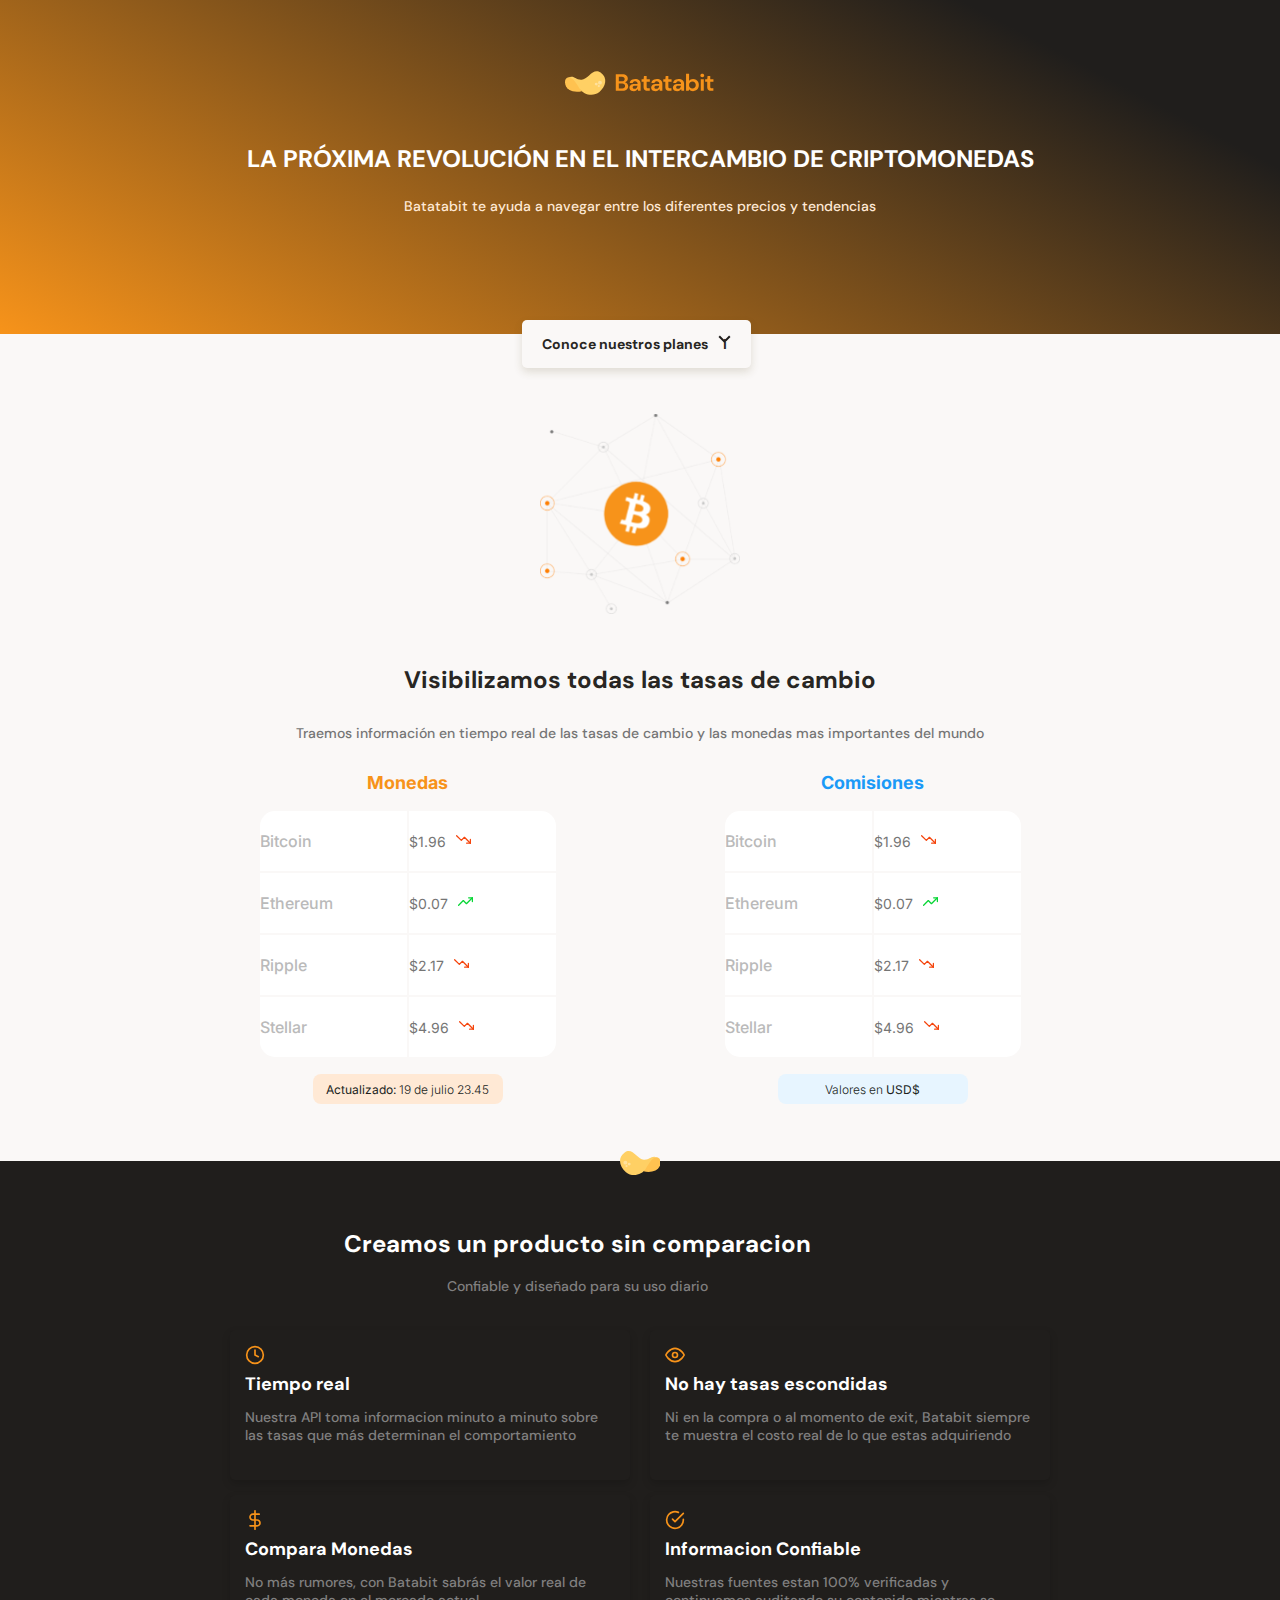
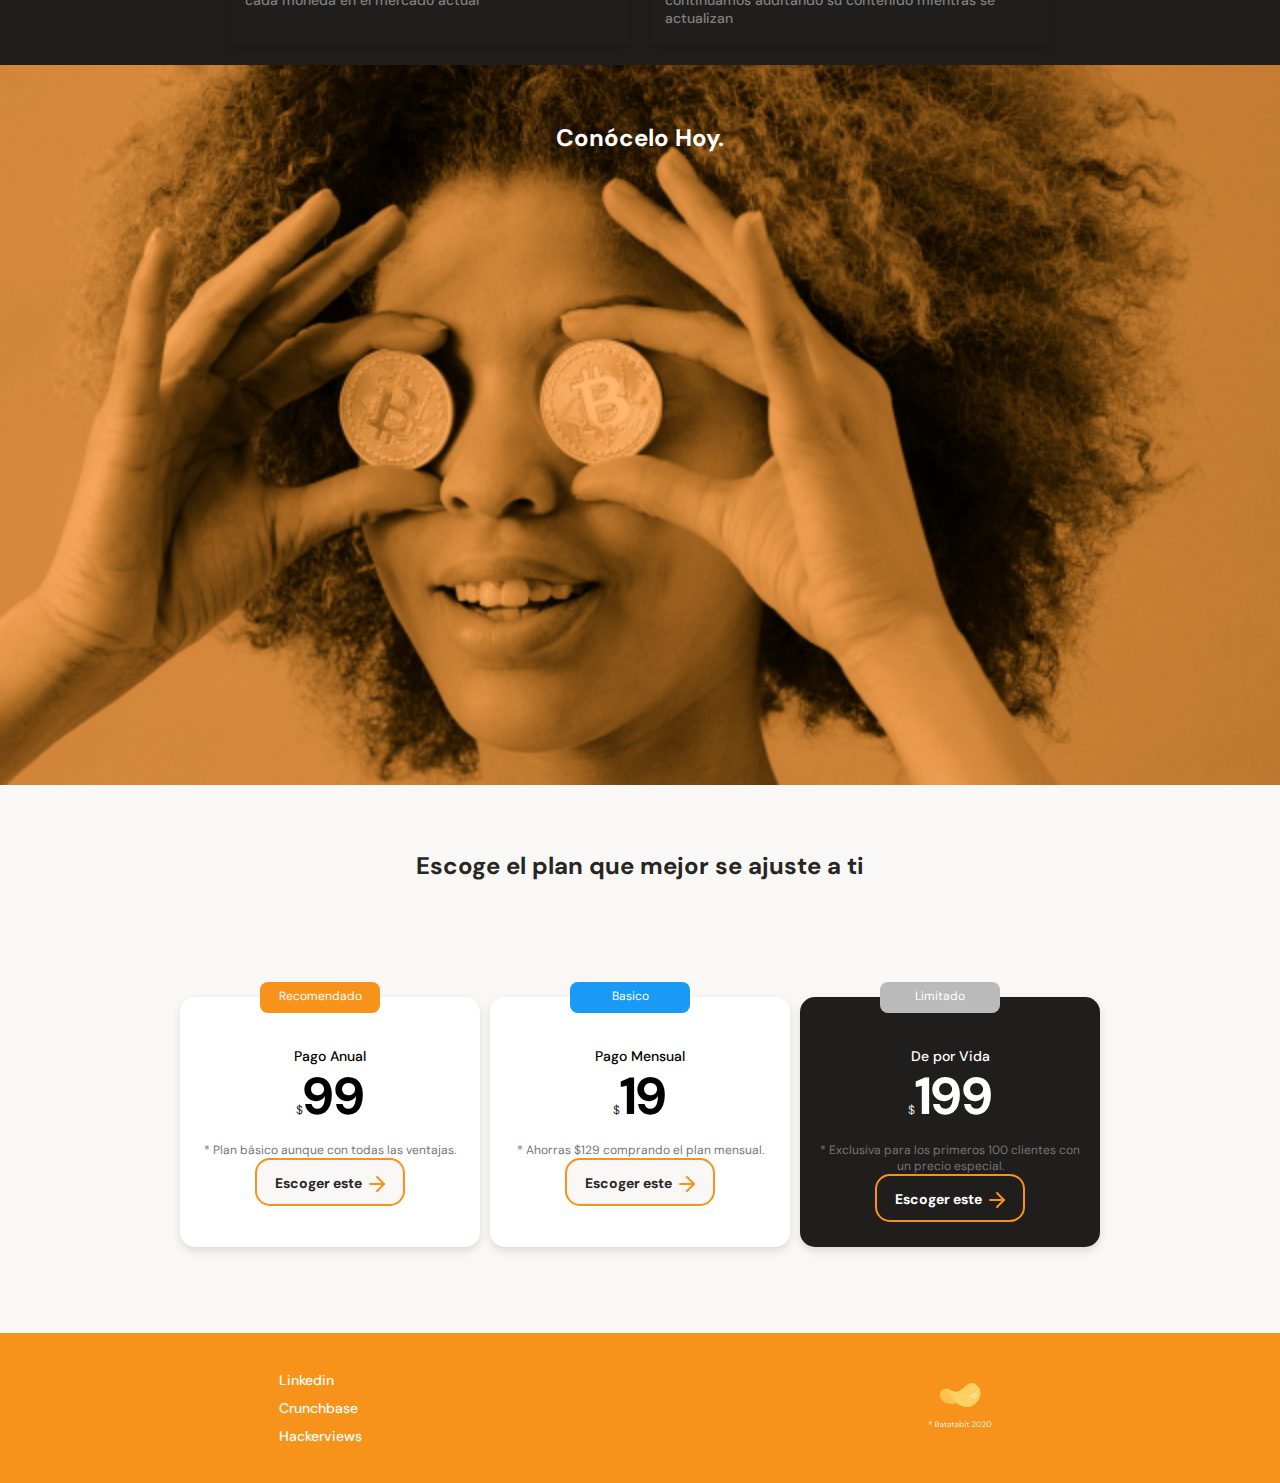
<file: index.html>
<html lang="en">
  <head>
    <meta charset="UTF-8" />
    <meta http-equiv="X-UA-Compatible" content="IE=edge" />
    <meta name="viewport" content="width=device-width, initial-scale=1.0" />
    <title>Document</title>
    <link rel="preconnect" href="https://fonts.googleapis.com" />
    <link rel="preconnect" href="https://fonts.gstatic.com" crossorigin />
    <link
      href="https://fonts.googleapis.com/css2?family=DM+Sans:ital,wght@0,500;0,700;1,400&family=Inter:wght@300;500&display=swap"
      rel="stylesheet"
    />
    <link rel="stylesheet" href="./assets/css/styles.css">
    <link rel="stylesheet" href="./assets/css/tablet.css" media="(min-width: 930px)">
  </head>
  <body>
    <header>
      <img src="assets/img/logo.svg" alt="eo"/>
      <div class="header--title-container">
        <h1>LA PRÓXIMA REVOLUCIÓN EN EL INTERCAMBIO DE CRIPTOMONEDAS</h1>
          <p>Batatabit te ayuda a navegar entre los diferentes precios y tendencias</p>
        <a href="#plans" class="header--button">Conoce nuestros planes<span>i</span></a>
      </div>
    </header>
    <main>
      <section class="main-exchange-container">
        <div class="backgroundImg"></div>
        <div class="main-exchange-container--title">
          <h2>Visibilizamos todas las tasas de cambio</h2>
          <p>Traemos información en tiempo real de las tasas de cambio
            y las monedas mas importantes del mundo
          </p>
        </div>
        <section class="main-tables-container">
          <div class="main-currency-table">
            <p class="currency-table--title">Monedas</p>
          <div class="currency-table--container">
            <table>
              <tr>
                <td class="table__top-left">Bitcoin</td>
                <td class="table__top-right table__right">$1.96<span class="down" ></span></td>
              </tr>
              <tr>
                <td>Ethereum</td>
                <td class="table__right">$0.07<span class="up" ></span></td>
              </tr>
              <tr>
                <td>Ripple</td>
                <td class="table__right">$2.17<span class="down" ></span></td>
              </tr>
              <tr>
                <td class="table__bottom-left">Stellar</td>
                <td class="table__bottom-right table__right">$4.96<span class="down" ></span></td>
              </tr>
            </table>
          </div>

          <div class="currency-table--date">
            <p>
              <b>Actualizado:</b> 19 de julio 23.45
            </p>
          </div>
          </div>    <div class="main-currency-table">
            <p class="currency-table--title2">Comisiones</p>
          <div class="currency-table--container">
            <table>
              <tr>
                <td class="table__top-left">Bitcoin</td>
                <td class="table__top-right table__right">$1.96<span class="down" ></span></td>
              </tr>
              <tr>
                <td>Ethereum</td>
                <td class="table__right">$0.07<span class="up" ></span></td>
              </tr>
              <tr>
                <td>Ripple</td>
                <td class="table__right">$2.17<span class="down" ></span></td>
              </tr>
              <tr>
                <td class="table__bottom-left">Stellar</td>
                <td class="table__bottom-right table__right">$4.96<span class="down" ></span></td>
              </tr>
            </table>
          </div>

          <div class="currency-table--footer">
            <p>
             Valores en <b>USD$</b> 
            </p>
          </div>
          </div>
        </section>
      </section>
      <section class="main-product-detail">
        <span class="product-detail--batata-logo"></span>
        <div class="product-detail--title">
         <h2>Creamos un producto sin comparacion</h2>
         <p>Confiable y diseñado para su uso diario</p>
         </div>
         <section class="product-cards--container">
         <section >
           <article class="product-detail--card">
             <span class="icon-card clock"></span>
             <p class="product--card-title">Tiempo real</p>
             <p class="product--card-body">Nuestra API toma informacion minuto a minuto sobre las tasas
               que más determinan el comportamiento </p>
           </article>
         </section>
         <section >
          <article class="product-detail--card">
            <span class="icon-card eye"></span>
            <p class="product--card-title">No hay tasas escondidas</p>
            <p class="product--card-body">Ni en la compra o al momento de exit,
              Batabit siempre te muestra el costo real de lo que estas adquiriendo </p>
          </article>
        </section>
        <section >
          <article class="product-detail--card">
            <span class="icon-card dolar"></span>
            <p class="product--card-title">Compara Monedas</p>
            <p class="product--card-body">No más rumores, con Batabit sabrás
              el valor real de cada moneda en el mercado actual </p>
          </article>
        </section>
        <section >
          <article class="product-detail--card">
            <span class="icon-card check-circle"></span>
            <p class="product--card-title">Informacion Confiable</p>
            <p class="product--card-body">Nuestras fuentes estan 100% verificadas y
              continuamos auditando su contenido mientras se actualizan </p>
          </article>
        </section>
      </section>

      </section>
      <section class="bitcoin-img-container">
        <h2>Conócelo Hoy.</h2>
      </section>
      <section id="plans" class="main-plans-container" >
       <div class="plans--title">
         <h2>Escoge el plan que mejor se ajuste a ti</h2>
        
         </div>
         <section class="plans-container--slider">
         <article class="plans-container--card">
          <p class="recommended">Recomendado</p>
          <div class="plan-info-container">
            <h3 class="plan-card--title">Pago Anual</h3>
            <p class="plan-card--price">
           <span>$</span>99
            </p>
            <p class="plan-card--saving">* Plan básico aunque con todas las ventajas.</p>
            <button class="plan-card--ca">Escoger este <span></span></button>
         </article>
        
       
          <article class="plans-container--card">
           <p class="recommended basic">Basico</p>
           <div class="plan-info-container">
             <h3 class="plan-card--title">Pago Mensual</h3>
             <p class="plan-card--price">
            <span>$</span>19
             </p>
             <p class="plan-card--saving">* Ahorras $129 comprando el plan mensual.</p>
             <button class="plan-card--ca">Escoger este <span></span></button>
          </article>
      
         
          <article class="plans-container--card secondary">
           <p class="recommended limited">Limitado</p>
           <div class="plan-info-container">
             <h3 class="plan-card--title secondary">De por Vida</h3>
             <p class="plan-card--price secondary">
            <span>$</span>199
             </p>
             <p class="plan-card--saving">* Exclusiva para los primeros 100 clientes con un precio especial.</p>
             <button class="plan-card--ca secondary">Escoger este <span></span></button>
          </article>
        </section>
       </div>
      
      </section>
    </main>
    <footer>
      <section class="left">
        <ul>
          <li><a href="">Linkedin</a></li>
          <li><a href="">Crunchbase</a></li>
          <li><a href="">Hackerviews</a></li>
        </ul>
      </section>
      <section>
        <img src="./assets/img/logo-footer.svg" alt="logo de batata"/>
      </section>
    </footer>
  </body>
</html>
</file>
<file: assets/css/styles.css>
/*
1. Posicionamiento
2. Modelo de Caja  (Box model)
3. Tipografia
4. Visuales
5. Otros
*/
:root {
    /*colores*/
    --bitcoin-orange: #F7931A;
    --soft-orange: #ffe9d5;
    --secondary-blue: #1A9AF7;
    --soft-blue: #E7F5FF;
    --warm-black: #201e1c;
    --black:#282623;
    --grey: #bababa;
    --off-white: #FAF8F7;
    --just-white: #fff;
}

*{
    box-sizing: border-box;
    margin:0;
    padding:0;
}
html{
    font-size: 62.5%; /*Para poder usar rem*/
    font-family:'DM Sans', sans-serif;
}
header {
    position:relative;
    display:flex;
    flex-direction: column;
    justify-content:center;
    width: 100%;
    min-width: 320px;
    height:334px;
    text-align:center;  
    background:linear-gradient(207.8deg, #201E1C 16.69%, #F7931A 100%); 
}
header img{
    width: 150px;
    height:54px;
    margin-top: 60px;
    align-self:center;
}
.header--title-container {
    width: 90%;
    min-width: 288px;
    max-width: 900px;
    height: 218px;
    margin-top: 40px;
    text-align:center;
    align-self: center;
}
.header--title-container h1 {
    font-size:2.4rem;
    font-weight:bold;
    line-height:2.6rem;
    color:var(--just-white);
}
.header--title-container p {
    margin-top: 25px;
    font-size:1.4rem;
    font-weight:500;
    line-height:1.8rem;
    color:var(--soft-orange);
}
.header--title-container .header--button {
    position:absolute;
    left: calc(50% - 118px);
    top: 270px;
    display:block;
    margin-top: 50px;
    padding: 15px;
    width: 229px;
    height: 48px;
    background-color: var(--off-white);

    /*Sombra*/
    box-shadow: 0px 4px 8px rgba(89,73,30,0.16);
    border:none;
    border-radius: 5px;
    font-size: 1.4rem;
    font-weight: bold;
    text-decoration: none;
    color: var(--black);

}
.header--button span {
    display:inline-block;
    width: 13px;
    height: 8px;
    margin-left: 10px;
    background-image: url('../icons/down-arrow.svg');

}
main {
    width: 100%;
    height:auto;
    background-color:var(--off-white);

}
.main-exchange-container {
    width: 100%;
    height: auto;
    padding-top: 80px;
    padding-bottom: 30px;
    text-align: center;
}
.main-exchange-container--title {
    width: 90%;
    min-width: 288px;
    max-width: 900px;
    margin:0 auto;
}
.main-exchange-container .backgroundImg {
    width: 200px;
    height: 200px;
    margin:0 auto;
    margin-bottom: 50px;
    background-image: url("../img/Bitcoin.svg");
    /*para que la imagen siempre este en el centro y no se defgorme*/
    background-size: cover;
    background-position: center;
    background-repeat: no-repeat;
}
.main-exchange-container h2 {
    margin-bottom: 30px;
    font-size: 2.4rem;
    font-weight:2.6rem;
    color:var(--black);
}
.main-exchange-container p{
    margin-bottom:30px;
    font-size:1.4rem;
    font-weight: 500;
    line-height: 1.6rem;
    color: #757575;  
}
.main-tables-container{
    display: flex;
    justify-content:center;
    flex-wrap: wrap;
    align-self: center;
}
.main-currency-table {
    width: 70%;
    min-width: 235px;
    max-width:500px;
    height: 360px;
    margin:0 auto;
    font-family: "Inter",sans-serif;
}
.main-currency-table .currency-table--title{
    margin-bottom: 15px;
    font-size:1.8rem;
    font-weight:bold;
    line-height: 2.3rem;
    color:var(--bitcoin-orange);

}
.main-currency-table .currency-table--title2{
    margin-bottom: 15px;
    font-size:1.8rem;
    font-weight:bold;
    line-height: 2.3rem;
    color:var(--secondary-blue);

}
.currency-table--container{
    width:90%;
    min-width: 230px;
    max-width:300px;
    height: 250px;
    margin:0 auto;
}
.currency-table--container table{
    width: 100%;
    height: 100%;   
}
.currency-table--container td{
    width: 50%;
    font-size:1.6rem;
    font-weight:500;
    line-height:1.9rem;
    color:var(--grey);
    background-color: var(--just-white);
}
/*bordes redondeados de la tabla esquina de arriba y esquinas de abajo*/
.currency-table--container .table__top-left{
    border-radius: 15px 0 0 0;
}
.currency-table--container .table__top-right{
    border-radius: 0 15px 0 0;
}
.currency-table--container .table__bottom-left{
    border-radius: 0 0 0 15px;
}
.currency-table--container .table__bottom-right{
    border-radius: 0 0 15px 0;
}
.currency-table--container .table__right{
 font-size: 1.4rem;
 font-weight: normal;
 line-height: 1.7rem;
 color:#757575;
}
.currency-table--container .down{
    display: inline-block;
    width: 15px;
    height: 15px;
    margin-left: 10px;
    background-image: url("../icons/trending-down.svg");
    background-size:cover ;
    background-position:center;
    background-repeat: no-repeat;
}
.currency-table--container .up{
    display: inline-block;
    width: 15px;
    height: 15px;
    margin-left: 10px;
    background-image: url("../icons/trending-up.svg");
    background-size:cover ;
    background-position:center;
    background-repeat: no-repeat;
}
.currency-table--date{
    width: 190px;
    height: 30px;
    margin:0 auto;
    margin-top: 15px;
    padding: 8px;
    background-color:var(--soft-orange);
    border-radius:8px;
}
.currency-table--footer{
    width: 190px;
    height: 30px;
    margin:0 auto;
    margin-top: 15px;
    padding: 8px;
    background-color:var(--soft-blue);
    border-radius:8px;
}
.currency-table--date p{
    font-size:1.2rem;
    line-height: 1.5rem;
    font-weight: 300;
    color:var(--warm-black);
}
.currency-table--footer p{
    font-size:1.2rem;
    line-height: 1.5rem;
    font-weight: 300;
    color:var(--warm-black);
}
.main-product-detail{
    position: relative;
    width: 100%;
    min-width:320px;
    height:auto;
    padding: 20px 10px;
    background-color:var(--warm-black);
}
.product-detail--batata-logo{
    position:absolute;
    width: 40px;
    height: 25px;
    background-image: url('../icons/batata.svg');
    top: -10px;
    left: calc(50% - 20px);
 }
 .product-detail--title{
     width: 90%;
     min-width: 288px;
     height: auto;
     margin:0;
     margin-top: 50px;
     text-align: center;
 }
 .product-detail--title h2{
    margin-bottom: 20px;
    font-size: 2.4rem;
    font-weight: bold;
    line-height: 2.6rem;
    color:var(--just-white);
}
 .product-detail--title p{
     margin-bottom:20px;
     font-size: 1.4rem;
     font-weight:500;
     line-height: 1.8rem;
     color:#808080;
 }
.product-detail--card {
    width: 100%;
    min-width: 288px;
    max-width: 400px;
    height: 150px;
    margin: 15px 10px auto;
    padding: 15px;
    background-color:var(--warm-black);
    border-radius: 5px;
    box-shadow:0 4px 8px rgba(0,0,0,0.16)
}
.product-cards--container{
    display:flex;
    flex-wrap: wrap;
    margin:auto;
    justify-content: center;
    max-width: 900px;
}
.product-detail--card .icon-card {
    display:inline-block;
    width: 20px;
    height: 20px;
    margin-bottom: 10px;
   
    background-size: cover;
    background-position: center;
    background-repeat: no-repeat;
}
.clock{
    background-image: url('../icons/clock.svg');
}
.eye{
    background-image: url('../icons/eye.svg');
}
.dolar{
    background-image: url('../icons/dollar-sign.svg');
}
.check-circle{
    background-image: url('../icons/check-circle.svg');
}
.product--card-title {
    margin-bottom:15px;
    font-size:1.8rem;
    font-weight:bold;
    line-height:1.8rem;
    color:var(--just-white);
}
.product--card-body{
    font-size: 1.4rem;
    font-weight:500;
    line-height:1.8rem;
    color:#808080;
}

.bitcoin-img-container{
  width: 100%;
  min-width: 320px;
  height: 50vh;
  background-image: url("../img/bitcoinbaby2x.jpg");
  background-position: center;
  background-size: cover;
  background-repeat: no-repeat;
  text-align:center
}
.bitcoin-img-container h2{
    padding-top: 60px;
    font-size: 2.4rem;
    font-weight: bold;
    line-height:2.6rem;
    color:var(--just-white);
}
.main-plans-container{
    width: 100%;
    min-width: 320px;
    padding-bottom: 70px;
    text-align: center
}
.plans--title{
    width: 90%;
    min-width: 288px;
    height: auto;
    margin:0 auto;
    margin-bottom: 50px;
}
.plans--title h2{
    padding-top:50px;
    font-size:2.4rem;
    font-weight:bold;
    line-height:2.6;
    color:var(--black);
}
.plans--title p{
    padding-top:30px;
    font-size:1.4rem;
    font-weight:500;
    line-height:1.8rem;
    color:#757575;
}
.plans-container--slider{
    display: flex;
    height: 316px;
    overflow-x: scroll;
    overscroll-behavior-x: contain;
    scroll-snap-type: proximity;
}

.plans-container--card{
    position:relative;
    width:70%;
    min-width: 190px;
    max-width: 300px;
    height: 250px;
    margin: 50px 5px 0;
    padding: 0 15px;
    background-color:var(--just-white);
    border-radius: 15px;
    box-shadow: 0 4px 8px rgba(89,73,30,0.16)
}
.recommended{
    position:absolute;
    width: 120px;
    height: 31px;
    padding: 6px;
    top: -15px;
    font-size: 1.2rem;
    left: calc(50% - 70px);
    background-color:var(--bitcoin-orange);
    border-radius:8px;
    color:var(--just-white);
}
.plan-card--title{
    padding-top:30px;
    margin-top: 20px;
    font-size:1.4rem;
    font-weight:500;
    line-height:1.8rem;
    color:black;
}
.plan-card--price{
    padding: 5px 0;
    font-size:5.2rem;
    font-weight:bold;
    line-height:5.3rem;
    color:black;
}
.plan-card--price span{
    font-size: 1.2rem;
    font-weight:300;
}

.plan-card--saving{
    font-size: 1.2rem;
    color:#757575;
}
/*ca: call to action , especificaciones para el boton*/
.plan-card--ca{
width: 150px;
height: 48px;
background-color: #faf8f7;
border:2px solid var(--bitcoin-orange);
font-size: 1.4rem;
font-weight:bold;
line-height:1.8rem;
color:var(--black);
font-family:'DM Sans', sans-serif;
border-radius:15px;

}
.plan-card--ca span{
    display:inline-block;
    width:20px;
    height:20px;
    background-image: url("../icons/orange-right-arrow.svg");
    vertical-align:text-bottom;
    
}
 .basic{
    background-color:var(--secondary-blue)
}
.limited{
    background-color:var(--grey)
}
/*segundo color de tarjeta de planes*/
.secondary{
    color:var(--just-white);
    background-color:var(--warm-black);
    }
    footer{
        display:flex;
        width:100%;
        height:150px;
        background-color:var(--bitcoin-orange)
    }
    footer section{
        display:flex;
        justify-content:center;
        align-items:center;
        width:50%;

    }
    footer .left ul{
        font-size:1.4rem;
        font-weight:500;
        line-height: 1.8rem;
        list-style: none;
    }
    .left li{
        margin: 10px 0;
    }
    .left a{
        text-decoration:none;
        color:var(--just-white)
    }
</file>
<file: assets/css/tablet.css>
.main-tables-container{
    display: flex;
    width: 930px;
    margin: 0 auto;
    flex-wrap: inherit;
}

.product-cards--container{
    display: flex;
    flex-wrap: wrap;
    width: 930px;

}

.plans-container--slider{
    justify-content: center;

}
.bitcoin-img-container{
    height: 80vh
}
</file>
